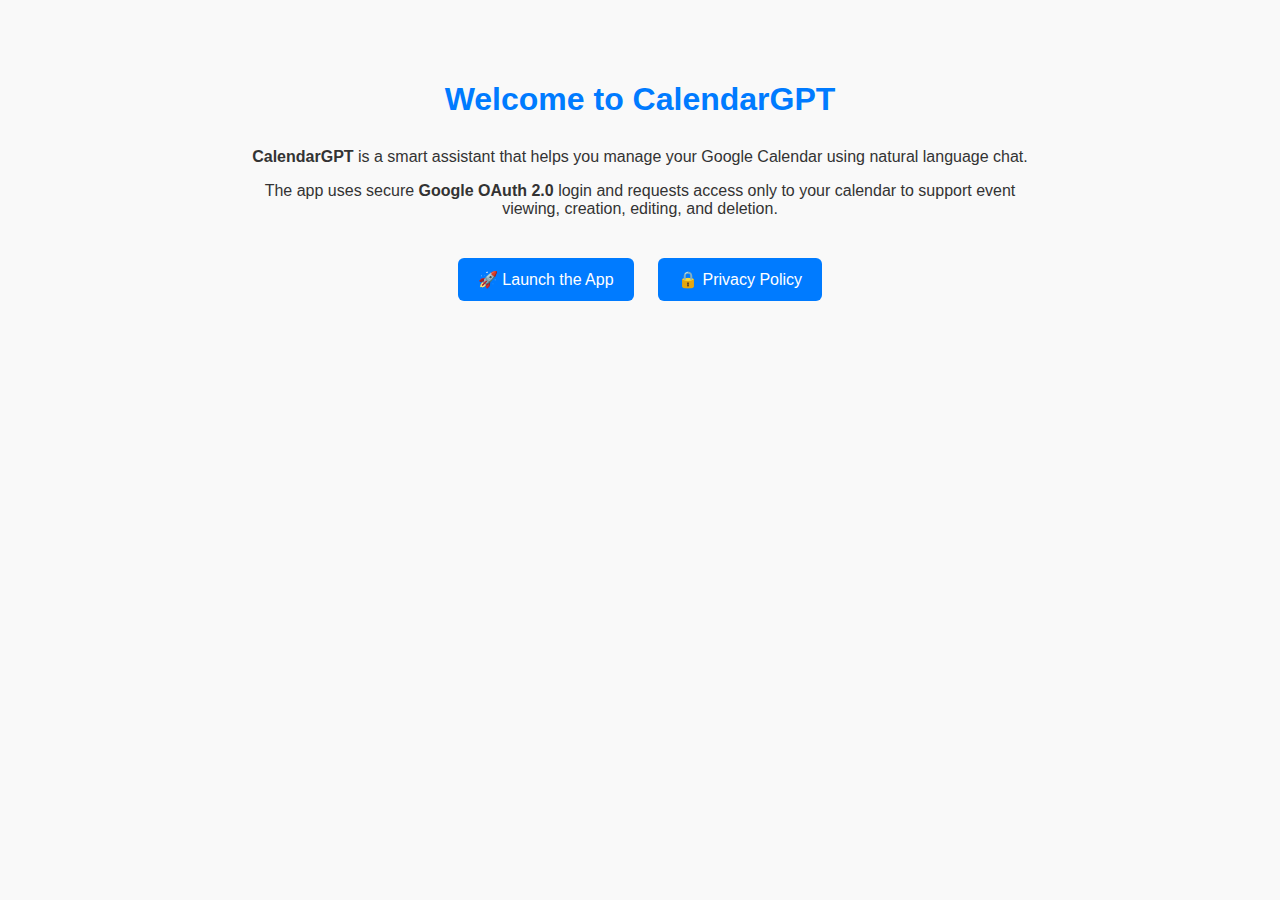
<file: index.html>
<!DOCTYPE html>
<html lang="en">
<head>
  <meta charset="UTF-8" />
  <title>Welcome to CalendarGPT</title>
  <meta name="description" content="CalendarGPT helps you manage your Google Calendar using natural language chat. View, create, edit, or delete events securely.">
  <style>
    body {
      font-family: Arial, sans-serif;
      max-width: 800px;
      margin: 40px auto;
      padding: 20px;
      background: #f9f9f9;
      color: #333;
    }
    h1, h2 {
      color: #007BFF;
      text-align: center;
    }
    .section {
      margin: 30px 0;
      text-align: center;
    }
    a.button {
      display: inline-block;
      padding: 12px 20px;
      margin: 10px;
      background-color: #007BFF;
      color: #fff;
      text-decoration: none;
      border-radius: 6px;
      font-size: 16px;
    }
    a.button:hover {
      background-color: #0056b3;
    }
  </style>
</head>
<body>
  <h1>Welcome to CalendarGPT</h1>

  <div class="section">
    <p><strong>CalendarGPT</strong> is a smart assistant that helps you manage your Google Calendar using natural language chat.</p>
    <p>The app uses secure <strong>Google OAuth 2.0</strong> login and requests access only to your calendar to support event viewing, creation, editing, and deletion.</p>
  </div>

  <div class="section">
    <a href="https://calendargpt.runmydocker-app.com/" class="button" target="_blank">🚀 Launch the App</a>
    <a href="https://bar-schtalman.github.io/calendar-gpt/privacy-policy.html" class="button" target="_blank">🔒 Privacy Policy</a>
  </div>
</body>
</html>
</file>
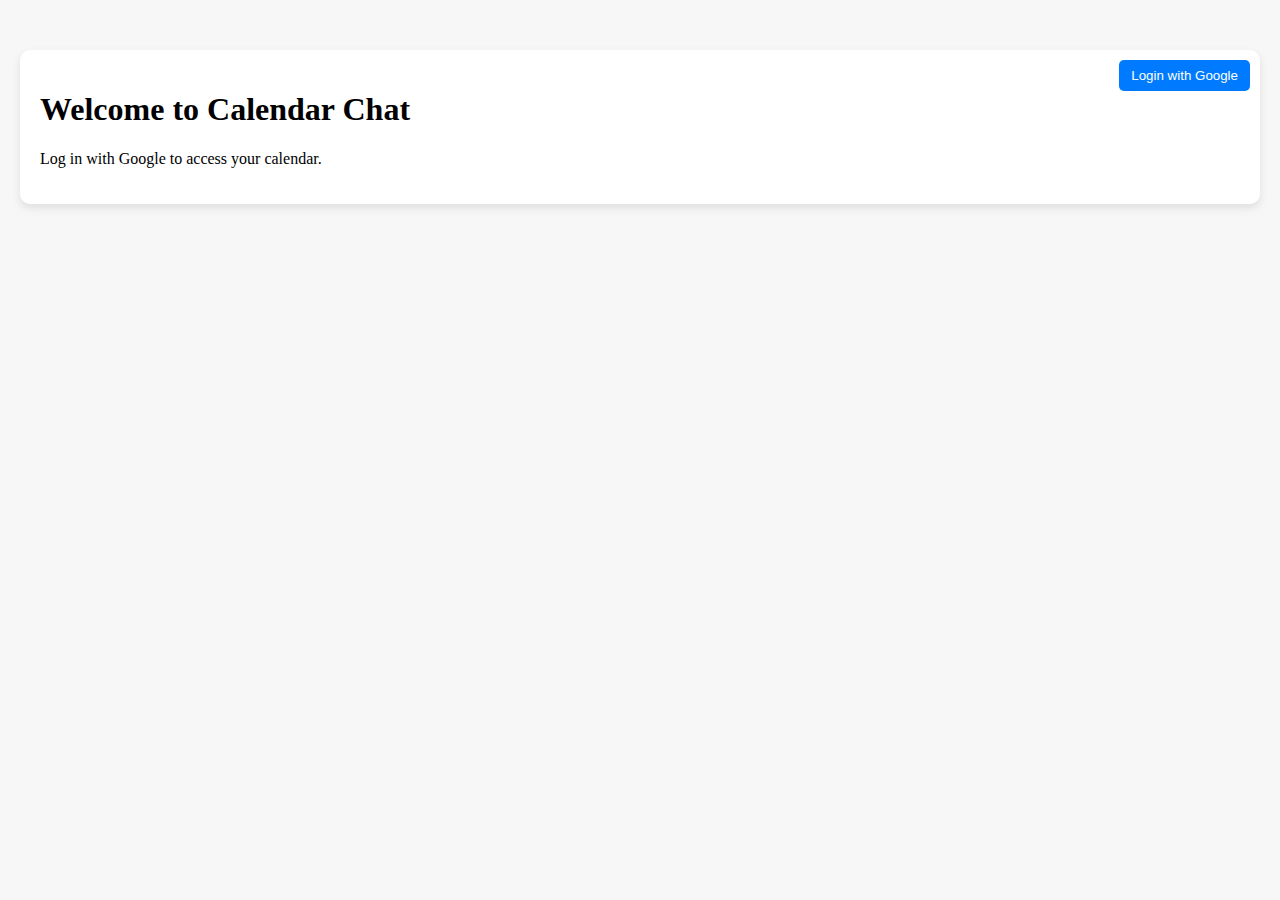
<file: app/index.html>
<!doctype html>
<html lang="en">
<head>
  <meta charset="UTF-8" />
  <title>Welcome</title>
  <link rel="stylesheet" href="./css/styles.css" />
<script src="../config.js"></script>
</head>
<body>
  <div class="chat-container text-center">
    <h1>Welcome to Calendar Chat</h1>
    <p>Log in with Google to access your calendar.</p>
    <a id="loginLink">
      <button id="authorizeButton">Login with Google</button>
    </a>
  </div>

  <script>
    (function () {
      const params = new URLSearchParams(window.location.search);
      const token = params.get("token");

      if (token) {
        // שמירת ה-JWT
        localStorage.setItem("AUTH_TOKEN", token);

        // ניקוי הכתובת
        window.history.replaceState({}, "", window.location.pathname);

        // מעבר לצ'אט
        window.location.href = "/app/chat.html";
        return;
      }

      // אם אין token — מגדירים את קישור הלוגין
      const redirectUri = encodeURIComponent(`${window.APP_CONFIG.FRONTEND_BASE}/app/index.html`);
      const loginUrl = `${window.APP_CONFIG.API_BASE}/oauth2/authorization/google?redirect_uri=${redirectUri}`;
      document.getElementById("loginLink").setAttribute("href", loginUrl);
    })();
  </script>
</body>
</html>
</file>
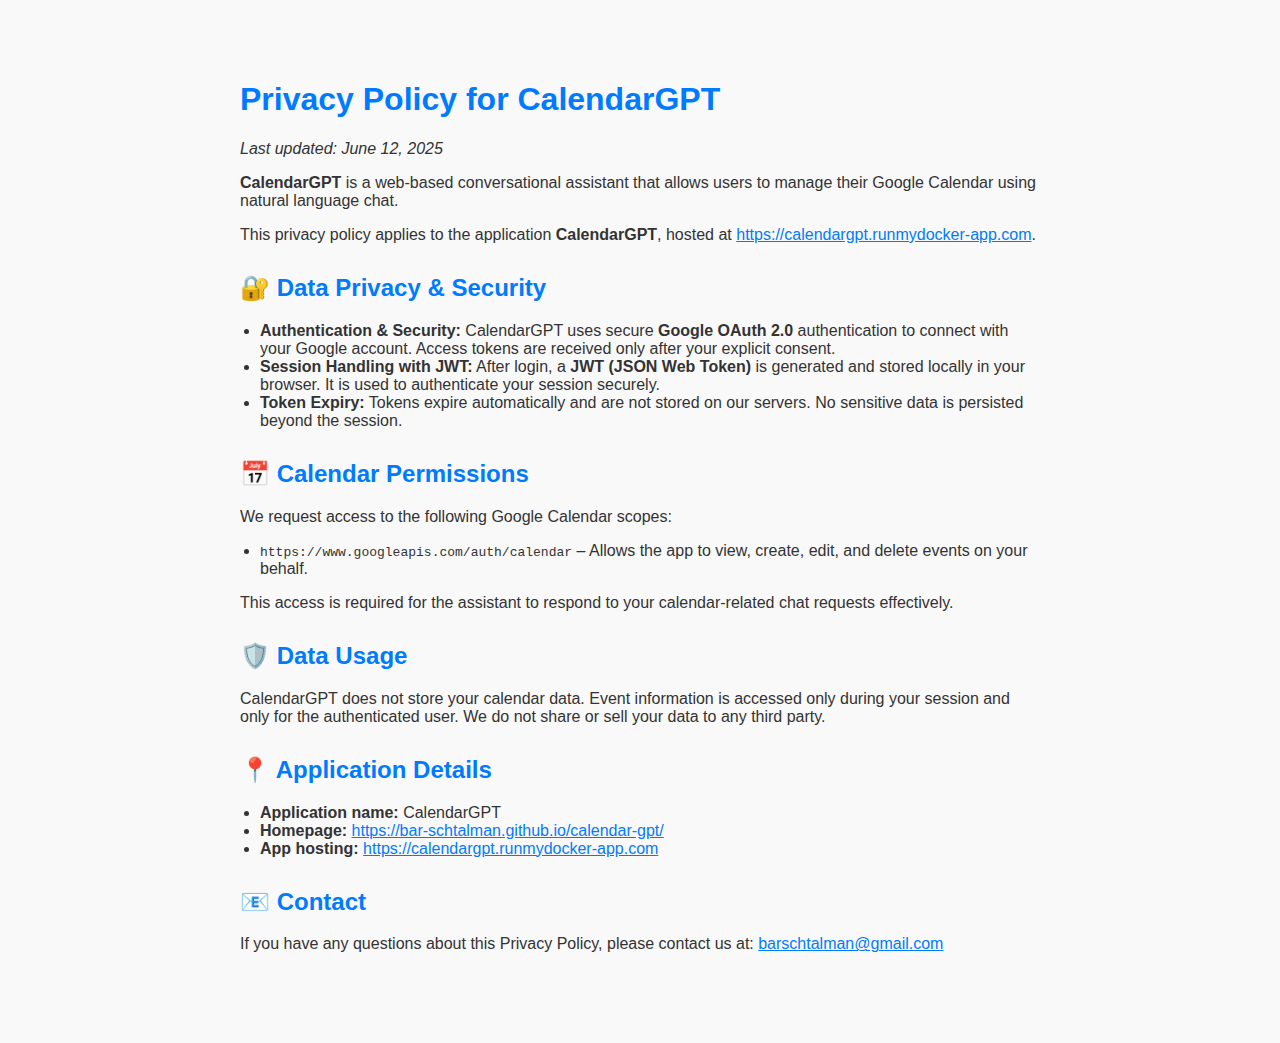
<file: privacy-policy.html>
<!DOCTYPE html>
<html lang="en">
<head>
  <meta charset="UTF-8">
  <title>Privacy Policy - CalendarGPT</title>
  <style>
    body {
      font-family: Arial, sans-serif;
      max-width: 800px;
      margin: 40px auto;
      padding: 20px;
      background: #f9f9f9;
      color: #333;
    }
    h1, h2 {
      color: #007BFF;
    }
    ul {
      padding-left: 20px;
    }
    .section {
      margin-bottom: 30px;
    }
    a {
      color: #007BFF;
    }
  </style>
</head>
<body>
  <h1>Privacy Policy for CalendarGPT</h1>
  <p><em>Last updated: June 12, 2025</em></p>

  <div class="section">
    <p><strong>CalendarGPT</strong> is a web-based conversational assistant that allows users to manage their Google Calendar using natural language chat.</p>
    <p>This privacy policy applies to the application <strong>CalendarGPT</strong>, hosted at <a href="https://calendargpt.runmydocker-app.com" target="_blank">https://calendargpt.runmydocker-app.com</a>.</p>
  </div>

  <div class="section">
    <h2>🔐 Data Privacy & Security</h2>
    <ul>
      <li><strong>Authentication & Security:</strong> CalendarGPT uses secure <strong>Google OAuth 2.0</strong> authentication to connect with your Google account. Access tokens are received only after your explicit consent.</li>
      <li><strong>Session Handling with JWT:</strong> After login, a <strong>JWT (JSON Web Token)</strong> is generated and stored locally in your browser. It is used to authenticate your session securely.</li>
      <li><strong>Token Expiry:</strong> Tokens expire automatically and are not stored on our servers. No sensitive data is persisted beyond the session.</li>
    </ul>
  </div>

  <div class="section">
    <h2>📅 Calendar Permissions</h2>
    <p>We request access to the following Google Calendar scopes:</p>
    <ul>
      <li><code>https://www.googleapis.com/auth/calendar</code> – Allows the app to view, create, edit, and delete events on your behalf.</li>
    </ul>
    <p>This access is required for the assistant to respond to your calendar-related chat requests effectively.</p>
  </div>

  <div class="section">
    <h2>🛡️ Data Usage</h2>
    <p>CalendarGPT does not store your calendar data. Event information is accessed only during your session and only for the authenticated user. We do not share or sell your data to any third party.</p>
  </div>

  <div class="section">
    <h2>📍 Application Details</h2>
    <ul>
      <li><strong>Application name:</strong> CalendarGPT</li>
      <li><strong>Homepage:</strong> <a href="https://bar-schtalman.github.io/calendar-gpt/" target="_blank">https://bar-schtalman.github.io/calendar-gpt/</a></li>
      <li><strong>App hosting:</strong> <a href="https://calendargpt.runmydocker-app.com" target="_blank">https://calendargpt.runmydocker-app.com</a></li>
    </ul>
  </div>

  <div class="section">
    <h2>📧 Contact</h2>
    <p>If you have any questions about this Privacy Policy, please contact us at: <a href="mailto:barschtalman@gmail.com">barschtalman@gmail.com</a></p>
  </div>
</body>
</html>
</file>
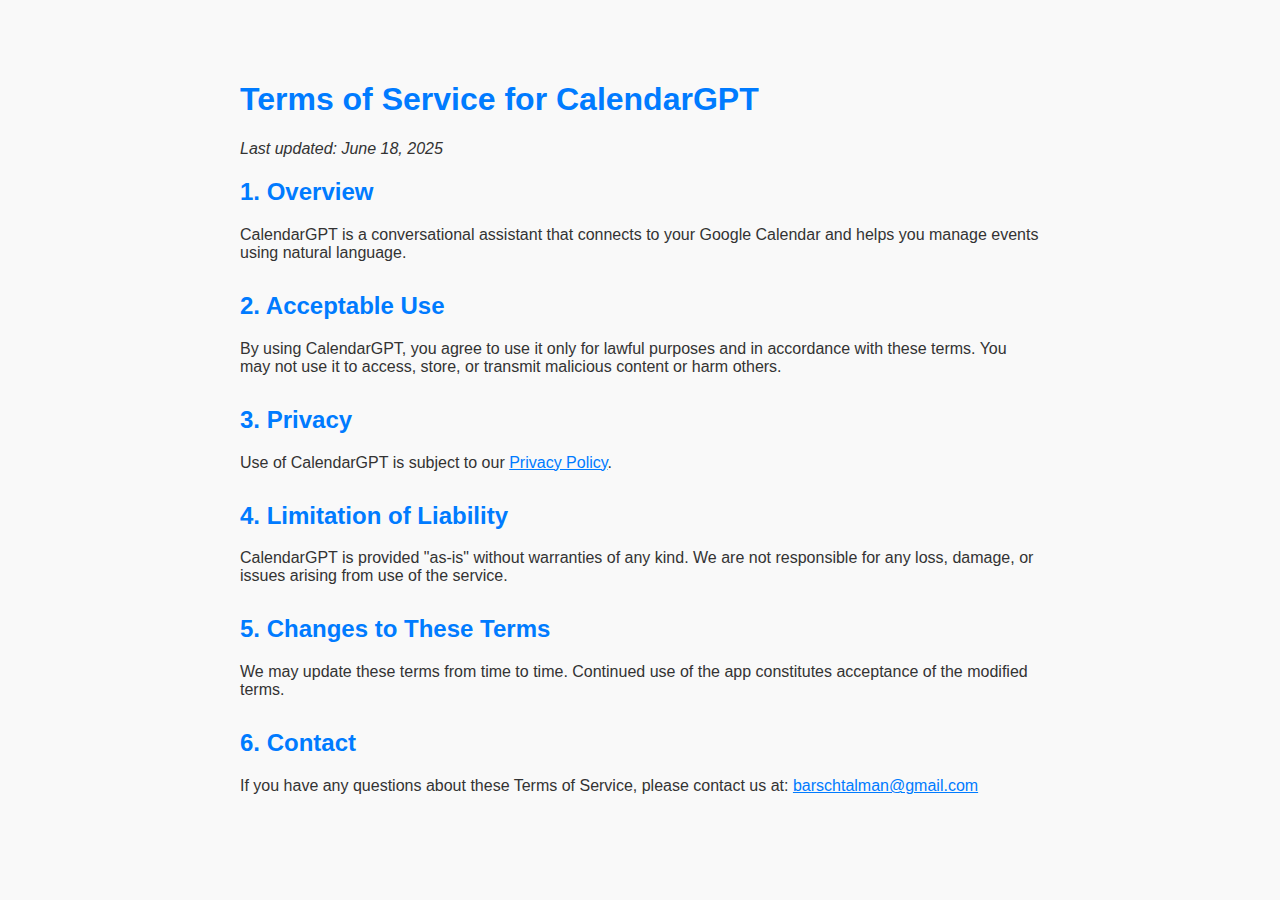
<file: terms-of-service.html>
<!DOCTYPE html>
<html lang="en">
<head>
    <meta charset="UTF-8">
    <title>Terms of Service - CalendarGPT</title>
    <style>
        body {
            font-family: Arial, sans-serif;
            max-width: 800px;
            margin: 40px auto;
            padding: 20px;
            background: #f9f9f9;
            color: #333;
        }
        h1, h2 {
            color: #007BFF;
        }
        .section {
            margin-bottom: 30px;
        }
        a {
            color: #007BFF;
        }
    </style>
</head>
<body>
    <h1>Terms of Service for CalendarGPT</h1>
    <p><em>Last updated: June 18, 2025</em></p>

    <div class="section">
        <h2>1. Overview</h2>
        <p>CalendarGPT is a conversational assistant that connects to your Google Calendar and helps you manage events using natural language.</p>
    </div>

    <div class="section">
        <h2>2. Acceptable Use</h2>
        <p>By using CalendarGPT, you agree to use it only for lawful purposes and in accordance with these terms. You may not use it to access, store, or transmit malicious content or harm others.</p>
    </div>

    <div class="section">
        <h2>3. Privacy</h2>
        <p>Use of CalendarGPT is subject to our <a href="https://bar-schtalman.github.io/calendar-gpt/privacy-policy.html" target="_blank">Privacy Policy</a>.</p>
    </div>

    <div class="section">
        <h2>4. Limitation of Liability</h2>
        <p>CalendarGPT is provided "as-is" without warranties of any kind. We are not responsible for any loss, damage, or issues arising from use of the service.</p>
    </div>

    <div class="section">
        <h2>5. Changes to These Terms</h2>
        <p>We may update these terms from time to time. Continued use of the app constitutes acceptance of the modified terms.</p>
    </div>

    <div class="section">
        <h2>6. Contact</h2>
        <p>If you have any questions about these Terms of Service, please contact us at: <a href="mailto:barschtalman@gmail.com">barschtalman@gmail.com</a></p>
    </div>
</body>
</html>
</file>
<file: app/css/styles.css>
body {
  background-color: #f7f7f7;
}

.chat-container {
  max-width: 1200px;
  margin: 50px auto;
  background: #fff;
  border-radius: 10px;
  box-shadow: 0 4px 10px rgba(0, 0, 0, 0.1);
  padding: 20px;
  position: relative;
}

.chat-window {
  height: 400px;
  overflow-y: auto;
  border: 1px solid #ddd;
  padding: 10px;
  margin-bottom: 20px;
  background: #fafafa;
}

.message {
  margin-bottom: 10px;
  padding: 8px 12px;
  border-radius: 20px;
  max-width: 70%;
  display: inline-block;
}

.message.user {
  background-color: #007bff;
  color: white;
  float: right;
}

.message.assistant {
  background-color: #e9ecef;
  color: #212529;
  float: left;
}

.clear {
  clear: both;
}

.event-card {
  background-color: #ffffff;
  border-radius: 10px;
  padding: 15px;
  margin: 10px 0;
  box-shadow: 0 4px 6px rgba(0, 0, 0, 0.1);
  border-left: 5px solid #007bff;
  position: relative;
  padding-right: 30px;
  display: flex;
  flex-direction: column;
}

.event-summary {
  font-weight: bold;
  font-size: 16px;
  margin-bottom: 5px;
}

.event-date {
  font-size: 14px;
  color: #777;
}

.event-deleted {
  font-weight: bold;
  font-size: 18px;
  color: red;
  text-align: center;
}

.button-container {
  position: absolute;
  top: 10px;
  right: 10px;
  display: flex;
  gap: 5px;
}

.delete-event,
.edit-event {
  border: none;
  width: 30px;
  height: 30px;
  cursor: pointer;
  border-radius: 50%;
  font-size: 18px;
  font-weight: bold;
  display: flex;
  align-items: center;
  justify-content: center;
  transition: transform 0.2s ease;
}
.form-row {
  display: flex;
  gap: 15px;
}

.delete-event {
  background: #ff4d4d;
  color: white;
}

.delete-event:hover {
  background: #cc0000;
  transform: scale(1.1);
}

.edit-event {
  background: #007bff;
  color: white;
}

.edit-event:hover {
  background: #0056b3;
  transform: scale(1.1);
}

#authorizeButton {
  position: absolute;
  top: 10px;
  right: 10px;
  padding: 8px 12px;
  background-color: #007bff;
  color: white;
  border: none;
  border-radius: 5px;
  cursor: pointer;
  z-index: 10;
}

#authorizeButton:hover {
  background-color: #0056b3;
}

.add-guest {
  background: #28a745;
  color: white;
  border: none;
  width: 30px;
  height: 30px;
  cursor: pointer;
  border-radius: 50%;
  font-size: 18px;
  font-weight: bold;
  display: flex;
  align-items: center;
  justify-content: center;
  transition: transform 0.2s ease;
}

.add-guest:hover {
  background: #218838;
  transform: scale(1.1);
}
.guest-section {
  margin-top: 10px;
  font-size: 14px;
  color: #444;
}

.guest-section .guest-icon {
  font-weight: bold;
}

.guest-list {
  margin: 0;
  padding-left: 20px;
}

.ui-autocomplete {
  z-index: 1051 !important; /* higher than Bootstrap modal */
  background-color: white;
  max-height: 200px;
  overflow-y: auto;
  overflow-x: hidden;
  border: 1px solid #ccc;
}

.typing-indicator {
  display: flex;
  gap: 5px;
  padding-left: 10px;
  margin-bottom: 12px;
}

.typing-indicator .dot {
  width: 8px;
  height: 8px;
  background: #999;
  border-radius: 50%;
  animation: blink 1.2s infinite ease-in-out;
  opacity: 0.5;
}

.typing-indicator .dot:nth-child(2) {
  animation-delay: 0.2s;
}

.typing-indicator .dot:nth-child(3) {
  animation-delay: 0.4s;
}

@keyframes blink {
  0%,
  100% {
    transform: translateY(0);
    opacity: 0.3;
  }
  50% {
    transform: translateY(-4px);
    opacity: 1;
  }
}

/* Floating activity panel */
.activity-panel {
  position: absolute;
  top: 75px;
  left: 20px;
  width: 420px;
  max-height: 500px;
  overflow-y: auto;
  background-color: #ffffff;
  border: 1px solid #ccc;
  border-radius: 10px;
  box-shadow: 0 4px 10px rgba(0, 0, 0, 0.1);
  padding: 16px;
  z-index: 999;
}

/* Style for each activity item */
.activity-panel .list-group-item {
  border: 1px solid #ddd;
  border-radius: 8px;
  margin-bottom: 10px;
  padding: 12px 14px;
  font-size: 15px;
  line-height: 1.5;
  background-color: #fff;
  box-shadow: 0 2px 4px rgba(0, 0, 0, 0.03);
  transition: box-shadow 0.2s ease;
}

.activity-panel .list-group-item:hover {
  box-shadow: 0 4px 10px rgba(0, 0, 0, 0.05);
}

.activity-panel .list-group-item strong {
  display: block;
  font-size: 15.5px;
  font-weight: bold;
  margin-bottom: 5px;
  color: #333;
}

.activity-panel .list-group-item small {
  display: block;
  margin-top: 6px;
  color: #666;
  font-size: 13px;
}
</file>
